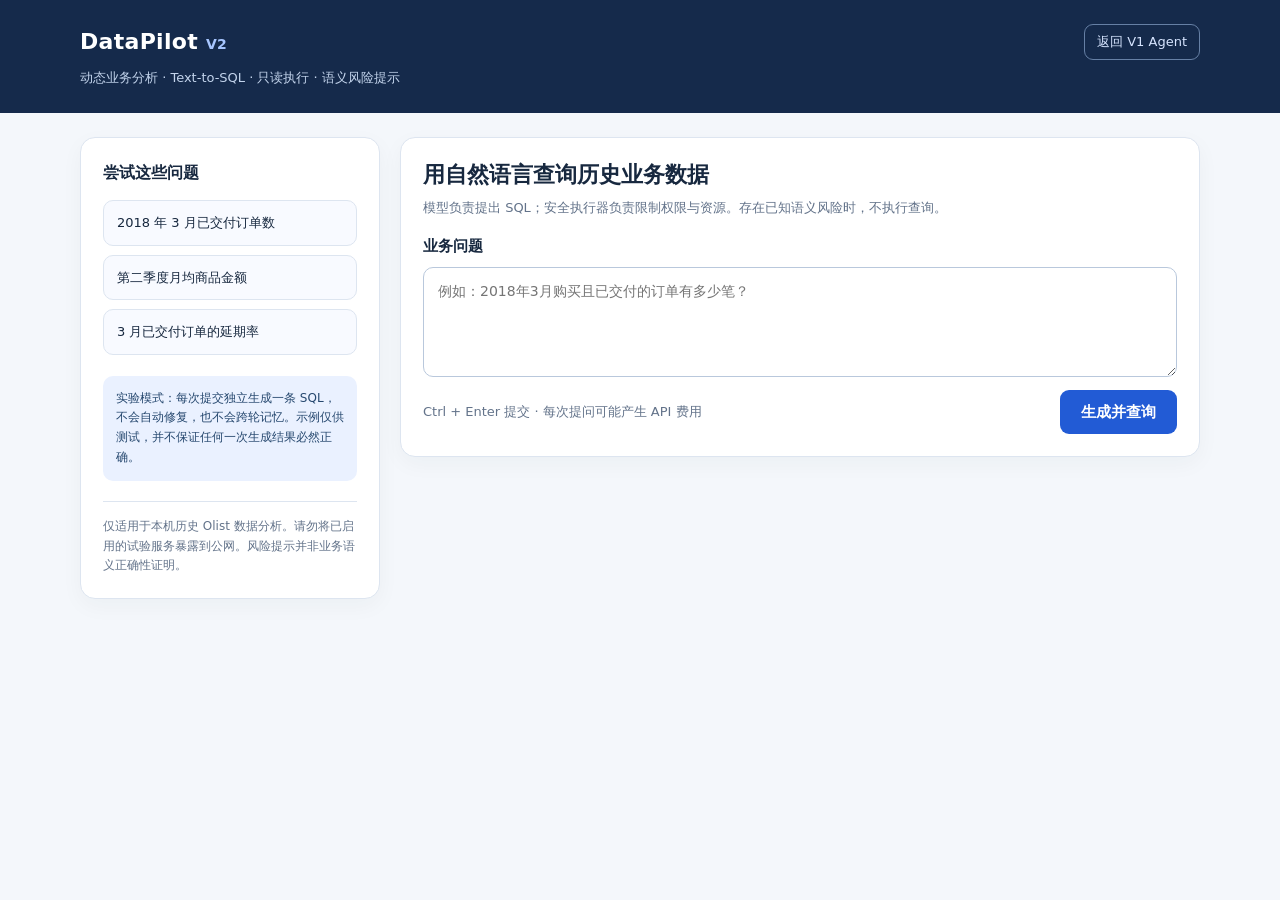
<file: frontend/v2.html>
<!doctype html>
<html lang="zh-CN">
<head>
  <meta charset="utf-8">
  <meta name="viewport" content="width=device-width,initial-scale=1">
  <meta name="color-scheme" content="light">
  <title>DataPilot V2 · 动态业务查询</title>
  <style>
    :root { --ink:#17283f; --muted:#63738a; --line:#dde5f0; --bg:#f4f7fb; --white:#fff; --blue:#225bd5; --blue-soft:#eaf1ff; --amber:#905c12; --amber-soft:#fff6e4; --red:#a32e38; --red-soft:#fff0f1; --green:#146d4b; --green-soft:#e7f6ef; }
    * { box-sizing:border-box; }
    body { margin:0; font:15px/1.65 system-ui,-apple-system,"Microsoft YaHei","PingFang SC",sans-serif; color:var(--ink); background:var(--bg); }
    a { color:var(--blue); }
    header { background:#152a4b; color:white; padding:24px max(20px,calc((100vw - 1120px)/2)); }
    .brand { display:flex; justify-content:space-between; gap:18px; align-items:center; }
    .brand strong { font-size:22px; letter-spacing:.3px; }
    .brand a { color:#d7e5ff; text-decoration:none; border:1px solid #6680a5; border-radius:9px; padding:6px 12px; font-size:13px; }
    header p { margin:7px 0 0; color:#c3d4ec; font-size:13px; }
    main { width:min(1120px,calc(100% - 32px)); margin:24px auto 70px; display:grid; grid-template-columns:300px minmax(0,1fr); gap:20px; align-items:start; }
    .panel { background:var(--white); border:1px solid var(--line); border-radius:15px; box-shadow:0 7px 22px rgba(23,40,63,.04); padding:22px; min-width:0; }
    h1 { margin:0 0 8px; font-size:22px; line-height:1.35; }
    h2 { margin:0 0 14px; font-size:16px; }
    p { margin:0 0 12px; }
    .muted, .hint { color:var(--muted); font-size:13px; }
    .aside-heading { margin-top:0; }
    .example { display:block; width:100%; margin:9px 0; text-align:left; padding:12px 13px; background:#f8faff; border:1px solid var(--line); border-radius:10px; color:var(--ink); cursor:pointer; font:inherit; font-size:13px; line-height:1.5; }
    .example:hover, .example:focus-visible { outline:2px solid #aac7ff; outline-offset:1px; }
    .tip { margin-top:21px; padding:13px; border-radius:10px; background:var(--blue-soft); color:#26486f; font-size:12px; }
    label { display:block; font-weight:700; margin:15px 0 8px; }
    textarea { display:block; width:100%; resize:vertical; min-height:110px; padding:12px 14px; color:var(--ink); font:inherit; font-size:14px; line-height:1.7; border-radius:10px; border:1px solid #b9c8dc; }
    textarea:focus-visible { outline:2px solid var(--blue); outline-offset:2px; }
    .actions { display:flex; align-items:center; justify-content:space-between; gap:14px; flex-wrap:wrap; margin:13px 0 0; }
    button.primary { border:0; background:var(--blue); color:white; border-radius:9px; padding:10px 21px; font:inherit; font-weight:700; cursor:pointer; }
    button.secondary { background:white; border:1px solid var(--line); border-radius:8px; padding:7px 12px; cursor:pointer; font:inherit; font-size:12px; color:var(--ink); }
    button:disabled { opacity:.55; cursor:not-allowed; }
    .result { margin-top:20px; }
    .result[hidden], .status[hidden], .metricline[hidden], .result-table[hidden], details[hidden] { display:none; }
    .status { border-radius:10px; padding:12px 14px; font-size:13px; margin:4px 0 16px; white-space:pre-wrap; overflow-wrap:anywhere; }
    .status.ok { background:var(--green-soft); color:var(--green); }
    .status.warn { background:var(--amber-soft); color:var(--amber); }
    .status.error { background:var(--red-soft); color:var(--red); }
    .status.neutral { background:var(--blue-soft); color:#26486f; }
    .result-table { overflow:auto; border:1px solid var(--line); border-radius:10px; max-height:430px; }
    table { border-collapse:collapse; width:100%; font-size:13px; }
    th, td { border-bottom:1px solid var(--line); padding:10px 12px; text-align:left; white-space:nowrap; }
    th { position:sticky; top:0; background:#eef3fa; font-weight:700; }
    tr:last-child td { border-bottom:0; }
    td { font-variant-numeric:tabular-nums; }
    .metricline { color:var(--muted); font-size:12px; margin:10px 0; }
    details { margin-top:16px; border:1px solid var(--line); border-radius:10px; padding:12px 14px; }
    summary { cursor:pointer; font-weight:700; font-size:13px; }
    pre { white-space:pre-wrap; overflow-wrap:anywhere; background:#f3f6fa; padding:12px; border-radius:8px; font:12px/1.65 ui-monospace,SFMono-Regular,Consolas,monospace; color:#23354d; max-height:330px; overflow:auto; }
    .risk-item { padding:10px 12px; border-left:3px solid #b78b44; background:#fff9ed; border-radius:0 7px 7px 0; margin:8px 0; font-size:13px; overflow-wrap:anywhere; }
    .risk-item code { display:block; font-weight:bold; }
    .meta { display:flex; flex-wrap:wrap; column-gap:18px; row-gap:4px; color:var(--muted); font-size:12px; margin-top:12px; }
    .footer-note { border-top:1px solid var(--line); padding-top:15px; margin:20px 0 0; font-size:12px; color:var(--muted); }
    @media (max-width:780px) { main { grid-template-columns:1fr; } .panel { padding:17px; } header { padding:20px; } }
    @media (prefers-reduced-motion:no-preference) { button { transition:background-color .15s ease; } }
  </style>
</head>
<body>
<header>
  <div class="brand"><strong>DataPilot <span style="font-size:14px;color:#a7c6ff">V2</span></strong><a href="/">返回 V1 Agent</a></div>
  <p>动态业务分析 · Text-to-SQL · 只读执行 · 语义风险提示</p>
</header>
<main>
  <aside class="panel">
    <h2 class="aside-heading">尝试这些问题</h2>
    <button type="button" class="example" data-question="2018年3月购买且已交付的订单有多少笔？">2018 年 3 月已交付订单数</button>
    <button type="button" class="example" data-question="2018年第二季度每月已交付订单的平均商品金额是多少？">第二季度月均商品金额</button>
    <button type="button" class="example" data-question="2018年3月已交付订单的延期率是多少？">3 月已交付订单的延期率</button>
    <div class="tip">实验模式：每次提交独立生成一条 SQL，不会自动修复，也不会跨轮记忆。示例仅供测试，并不保证任何一次生成结果必然正确。</div>
    <p class="footer-note">仅适用于本机历史 Olist 数据分析。请勿将已启用的试验服务暴露到公网。风险提示并非业务语义正确性证明。</p>
  </aside>
  <section class="panel" aria-label="V2 动态分析工作台">
    <h1>用自然语言查询历史业务数据</h1>
    <p class="muted">模型负责提出 SQL；安全执行器负责限制权限与资源。存在已知语义风险时，不执行查询。</p>
    <form id="query-form">
      <label for="question">业务问题</label>
      <textarea id="question" name="question" minlength="1" maxlength="2000" required placeholder="例如：2018年3月购买且已交付的订单有多少笔？"></textarea>
      <div class="actions"><span class="hint">Ctrl + Enter 提交 · 每次提问可能产生 API 费用</span><button type="submit" id="submit" class="primary">生成并查询</button></div>
    </form>
    <section class="result" id="result" aria-label="查询结果" hidden>
      <div id="status" class="status neutral" role="status" aria-live="polite"></div>
      <section id="risk-panel" hidden><h2>业务语义风险</h2><div id="risk-list"></div></section>
      <div id="metricline" class="metricline" hidden></div>
      <div id="result-table" class="result-table" role="region" aria-label="查询数据表" tabindex="0" hidden></div>
      <details id="sql-details" hidden><summary>查看生成的 SQL</summary><pre id="sql-code"></pre><button class="secondary" id="copy-sql" type="button">复制 SQL</button></details>
      <div id="meta" class="meta"></div>
    </section>
  </section>
</main>
<script>
(() => {
  'use strict';
  const $ = id => document.getElementById(id);
  const form = $('query-form');
  const input = $('question');
  const submit = $('submit');
  const result = $('result');
  const statusBox = $('status');
  const riskPanel = $('risk-panel');
  const riskList = $('risk-list');
  const metricLine = $('metricline');
  const tableWrap = $('result-table');
  const sqlDetails = $('sql-details');
  const sqlCode = $('sql-code');
  const meta = $('meta');
  let busy = false;
  let lastSql = '';

  function setStatus(kind, message) {
    statusBox.className = 'status ' + kind;
    statusBox.textContent = message;
  }
  function resetResult() {
    result.hidden = false;
    riskPanel.hidden = true;
    riskList.replaceChildren();
    tableWrap.hidden = true;
    tableWrap.replaceChildren();
    metricLine.hidden = true;
    metricLine.textContent = '';
    sqlDetails.hidden = true;
    sqlDetails.open = false;
    sqlCode.textContent = '';
    meta.replaceChildren();
    lastSql = '';
  }
  function labelLine(key, value) {
    const item = document.createElement('span');
    item.textContent = key + '：' + value;
    meta.appendChild(item);
  }
  function showRisks(riskReview) {
    const risks = Array.isArray(riskReview?.risks) ? riskReview.risks : [];
    if (!risks.length) return;
    riskPanel.hidden = false;
    for (const risk of risks) {
      const box = document.createElement('div');
      box.className = 'risk-item';
      const code = document.createElement('code');
      code.textContent = String(risk?.code ?? 'RISK');
      box.appendChild(code);
      const detail = document.createElement('div');
      detail.textContent = String(risk?.detail ?? '需人工核验业务统计口径');
      box.appendChild(detail);
      riskList.appendChild(box);
    }
  }
  function showTable(execution) {
    if (!execution || !Array.isArray(execution.rows)) return;
    const columns = Array.isArray(execution.columns) ? execution.columns.slice(0,50) : [];
    if (!columns.length) return;
    const table = document.createElement('table');
    const thead = document.createElement('thead');
    const tr = document.createElement('tr');
    for (const column of columns) {
      const th = document.createElement('th');
      th.scope = 'col';
      th.textContent = String(column);
      tr.appendChild(th);
    }
    thead.appendChild(tr);
    table.appendChild(thead);
    const tbody = document.createElement('tbody');
    for (const row of execution.rows.slice(0,1000)) {
      const line = document.createElement('tr');
      for (const column of columns) {
        const td = document.createElement('td');
        const value = row && typeof row === 'object' ? row[column] : null;
        td.textContent = value == null ? 'NULL' : String(value);
        line.appendChild(td);
      }
      tbody.appendChild(line);
    }
    table.appendChild(tbody);
    tableWrap.appendChild(table);
    tableWrap.hidden = false;
    metricLine.hidden = false;
    metricLine.textContent = '返回 ' + execution.rows.length + ' 行' + (execution.truncated ? '（结果已截断）' : '');
  }
  function render(data) {
    resetResult();
    if (!data || typeof data !== 'object') {
      setStatus('error', '服务返回了无法识别的响应。');
      return;
    }
    if (typeof data.generated_sql === 'string' && data.generated_sql) {
      lastSql = data.generated_sql;
      sqlCode.textContent = lastSql;
      sqlDetails.hidden = false;
    }
    showRisks(data.risk_review);
    const state = data.status;
    if (state === 'ok') {
      setStatus('ok', '查询成功。未检测到已知语义风险；这不代表已经证明 SQL 业务口径完全正确。');
      showTable(data.execution);
    } else if (state === 'partial') {
      setStatus('warn', '查询已完成，但结果被截断，只展示部分数据。不可直接当作完整结果。');
      showTable(data.execution);
    } else if (state === 'needs_review') {
      setStatus('warn', data.message || '检测到业务口径风险，已停止执行，请人工核验。');
    } else if (state === 'clarify') {
      setStatus('neutral', '需要补充信息：' + (data.message || '请明确统计口径。'));
    } else if (state === 'unsupported') {
      setStatus('warn', '暂不支持：' + (data.message || '当前数据或权限无法回答。'));
    } else if (state === 'error') {
      setStatus('error', '查询未成功：' + (data.error?.message || data.message || '请检查请求或服务配置。'));
    } else {
      setStatus('error', '未知响应状态，未显示业务结果。');
    }
    if (typeof data.generation_ms === 'number') labelLine('SQL 生成', data.generation_ms.toFixed(0) + ' ms');
    if (typeof data.execution?.duration_ms === 'number') labelLine('SQL 执行', data.execution.duration_ms.toFixed(0) + ' ms');
    if (typeof data.usage?.total_tokens === 'number') labelLine('Tokens', String(data.usage.total_tokens));
    if (data.automatic_repair === false) labelLine('自动修复', '未启用');
  }
  async function send() {
    if (busy) return;
    const question = input.value.trim();
    if (!question) { input.focus(); return; }
    busy = true;
    submit.disabled = true;
    input.disabled = true;
    document.querySelectorAll('.example').forEach(b => b.disabled = true);
    resetResult();
    setStatus('neutral', '正在生成 SQL 并检查执行权限，请稍候…');
    try {
      const response = await fetch('/api/v2/query', {
        method:'POST',
        headers:{'Content-Type':'application/json'},
        body: JSON.stringify({question}),
      });
      let data;
      try { data = await response.json(); } catch (_) { throw new Error('服务器没有返回有效 JSON'); }
      if (!response.ok) {
        if (response.status === 404) throw new Error('V2 试验接口尚未启用。请在启动服务前设置 DATAPILOT_V2_ENABLED=1。');
        if (response.status === 403) throw new Error('V2 仅允许本机访问。');
        const detail = typeof data?.detail === 'string' ? data.detail : 'HTTP ' + response.status;
        throw new Error(detail);
      }
      render(data);
    } catch (err) {
      resetResult();
      setStatus('error', '请求失败：' + (err?.message || '网络或服务异常'));
    } finally {
      busy = false;
      submit.disabled = false;
      input.disabled = false;
      document.querySelectorAll('.example').forEach(b => b.disabled = false);
      input.focus();
    }
  }
  form.addEventListener('submit', event => { event.preventDefault(); send(); });
  input.addEventListener('keydown', event => {
    if (event.key === 'Enter' && (event.ctrlKey || event.metaKey)) { event.preventDefault(); send(); }
  });
  document.querySelectorAll('.example').forEach(button => {
    button.addEventListener('click', () => { input.value = button.dataset.question || ''; input.focus(); });
  });
  $('copy-sql').addEventListener('click', async () => {
    if (!lastSql) return;
    try { await navigator.clipboard.writeText(lastSql); $('copy-sql').textContent = '已复制'; }
    catch (_) { $('copy-sql').textContent = '复制不可用，请手动选择 SQL'; }
  });
})();
</script>
</body>
</html>
</file>
